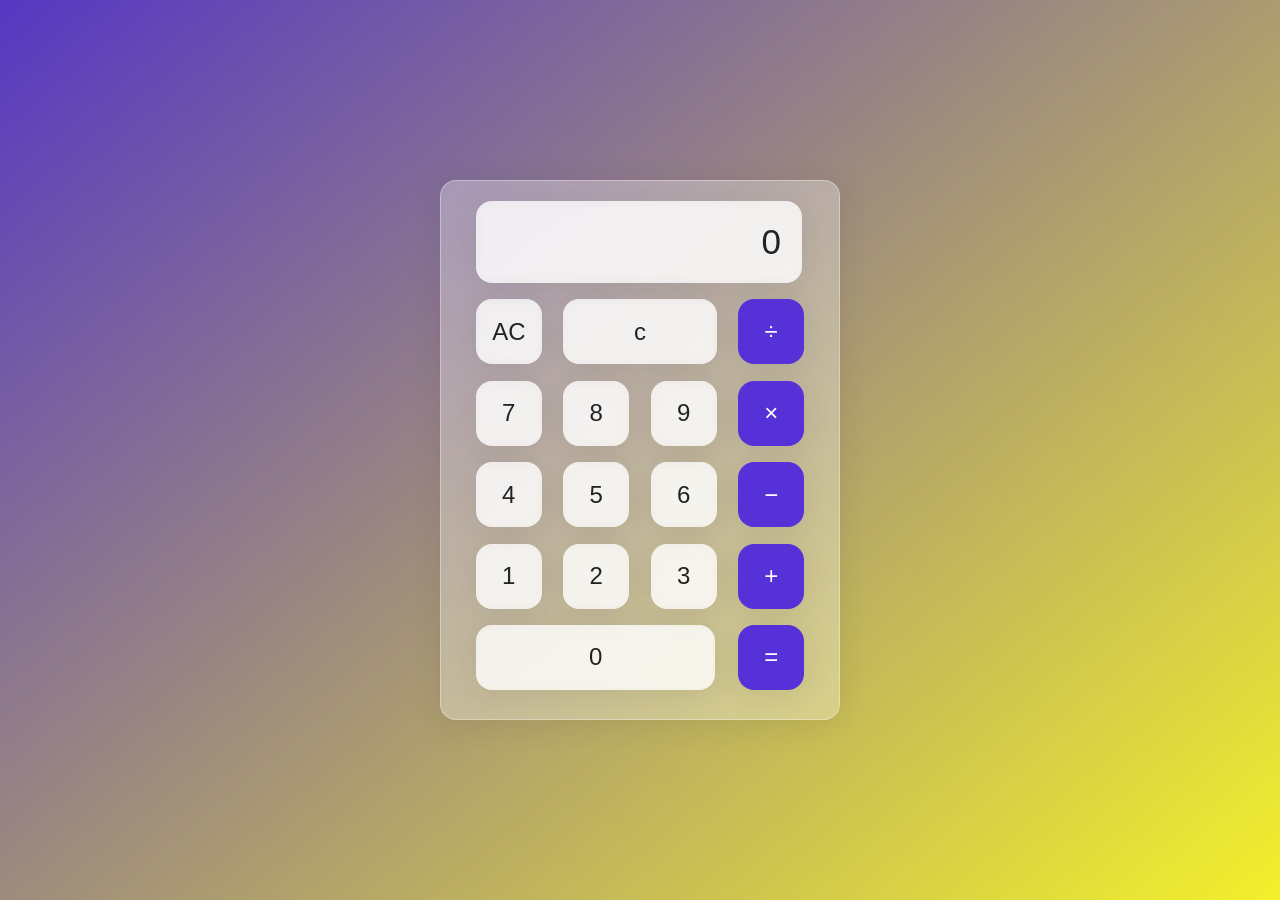
<file: Pagina/index.html>
<!DOCTYPE html>
<html lang="en">
<head>
    <meta charset="UTF-8">
    <meta name="viewport" content="width=device-width, initial-scale=1.0">
    <link rel="stylesheet" href="style.css">
    <title>Calculadora</title>
</head>
<body>
    <div class="wrapper">
        <section class="screen">
            0
        </section>

        <section class="calc-buttons">
            <div class="calc-button-row">
                <button class="calc-button">
                    AC
                </button>
                <button class="calc-button double">
                    c
                </button>
                <button class="calc-button">
                    &divide;
                </button>
            </div>

            <div class="calc-button-row">
                <button class="calc-button">
                    7
                </button>
                <button class="calc-button">
                    8
                </button>
                <button class="calc-button">
                    9
                </button>
                <button class="calc-button">
                    &times;
                </button>
            </div>

            <div class="calc-button-row">
                <button class="calc-button">
                    4
                </button>
                <button class="calc-button">
                    5
                </button>
                <button class="calc-button">
                    6
                </button>
                <button class="calc-button">
                    &minus;
                </button>
            </div>

            <div class="calc-button-row">
                <button class="calc-button">
                    1
                </button>
                <button class="calc-button">
                    2
                </button>
                <button class="calc-button">
                    3
                </button>
                <button class="calc-button">
                    &plus;
                </button>
            </div>

            <div class="calc-button-row">
                <button class="calc-button triple">
                    0
                </button>
                <button class="calc-button">
                    &equals;
                </button>
            </div>

        </section>
    </div>
    
    <script src="script.js"></script>
</body>
</html>
</file>
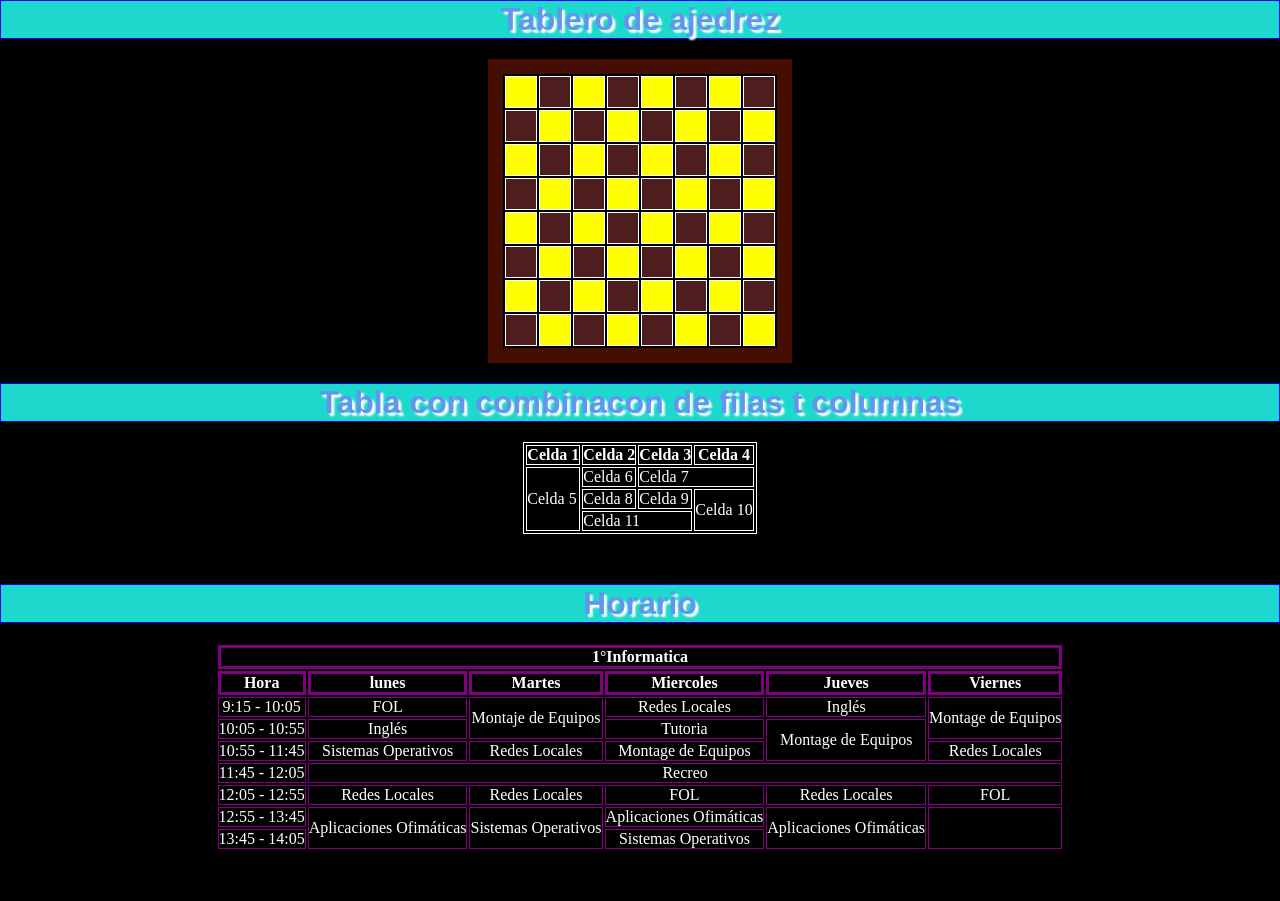
<file: Sec2/index.html>
<!DOCTYPE html>
<html lang="en">
<head>
    <meta charset="UTF-8">
    <meta name="viewport" content="width=device-width, initial-scale=1.0">
    <title>Class02</title>
    <link rel="stylesheet" href="styles.css">
</head>
<body>
    <h1>Tablero de ajedrez</h1>
    <table class="ajedrez">
        <tr>
            <td></td>
            <td></td>
            <td></td>
            <td></td>
            <td></td>
            <td></td>
            <td></td>
            <td></td>
        </tr>
        <tr>
            <td></td>
            <td></td>
            <td></td>
            <td></td>
            <td></td>
            <td></td>
            <td></td>
            <td></td>
        </tr>
        <tr>
            <td></td>
            <td></td>
            <td></td>
            <td></td>
            <td></td>
            <td></td>
            <td></td>
            <td></td>
        </tr>
        <tr>
            <td></td>
            <td></td>
            <td></td>
            <td></td>
            <td></td>
            <td></td>
            <td></td>
            <td></td>
        </tr>
        <tr>
            <td></td>
            <td></td>
            <td></td>
            <td></td>
            <td></td>
            <td></td>
            <td></td>
            <td></td>
        </tr>
        <tr>
            <td></td>
            <td></td>
            <td></td>
            <td></td>
            <td></td>
            <td></td>
            <td></td>
            <td></td>
        </tr>
        <tr>
            <td></td>
            <td></td>
            <td></td>
            <td></td>
            <td></td>
            <td></td>
            <td></td>
            <td></td>
        </tr>
        <tr>
            <td></td>
            <td></td>
            <td></td>
            <td></td>
            <td></td>
            <td></td>
            <td></td>
            <td></td>
        </tr>

    </table>
    
    <h1>Tabla con combinacon de filas t columnas</h1>
    <table class="tabla1">
        <tr>
            <th>Celda 1</th>
            <th>Celda 2</th>
            <th>Celda 3</th>
            <th>Celda 4</th>
        </tr>
        <tr>
            <td rowspan="3">Celda 5</td>
            <td>Celda 6</td>
            <td colspan="2">Celda 7</td>
        </tr>
        <tr>
            
            <td>Celda 8</td>
            <td>Celda 9</td>
            <td rowspan="2">Celda 10</td>
        </tr>
        <tr>
            
            <td colspan="2">Celda 11</td>
            
            
        </tr>
    </table>

    <h1>Horario</h1>
    <table class="horario">
        <tr>
            <th colspan="6">1°Informatica</th>
        </tr>
        <tr>
            <th>Hora</th>
            <th>lunes</th>
            <th>Martes</th>
            <th>Miercoles</th>
            <th>Jueves</th>
            <th>Viernes</th>
        </tr>
        <tr>
            <td>9:15 - 10:05</td>
            <td>FOL</td>
            <td rowspan="2">Montaje de Equipos</td>
            <td>Redes Locales</td>
            <td>Inglés</td>
            <td rowspan="2">Montage de Equipos</td>
        </tr>
        <tr>
            <td>10:05 - 10:55</td>
            <td>Inglés</td>
            <td>Tutoria</td>
            <td rowspan="2">Montage de Equipos</td>
        </tr>
        <tr>
            <td>10:55 - 11:45</td>
            <td>Sistemas Operativos</td>
            <td>Redes Locales</td>
            <td>Montage de Equipos</td>
            <td>Redes Locales</td>
        </tr>
        <tr>
            <td>11:45 - 12:05</td>
            <td colspan="5">Recreo</td>
        </tr>
        <tr>
            <td>12:05 - 12:55</td>
            <td>Redes Locales</td>
            <td>Redes Locales</td>
            <td>FOL</td>
            <td>Redes Locales</td>
            <td>FOL</td>
        </tr>
        <tr>
            <td>12:55 - 13:45</td>
            <td rowspan="2">Aplicaciones Ofimáticas</td>
            <td rowspan="2">Sistemas Operativos</td>
            <td>Aplicaciones Ofimáticas</td>
            <td rowspan="2">Aplicaciones Ofimáticas</td>
            <td rowspan="2"></td>
        </tr>
        <tr>
            <td>13:45 - 14:05</td>
            <td>Sistemas Operativos</td>
        </tr>
    </table>

</body>
</html>
</file>
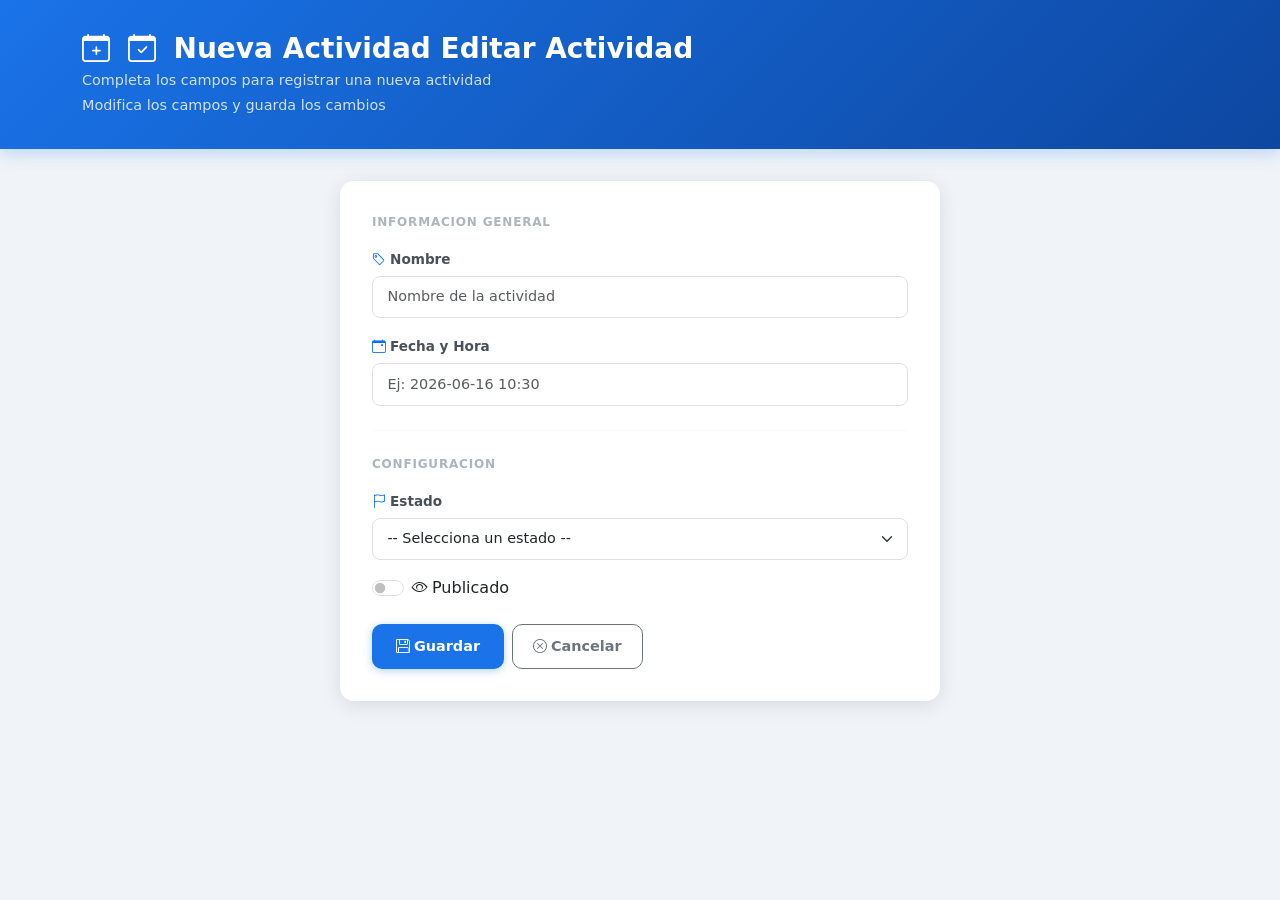
<file: ExamU2/target/classes/templates/activities/form.html>
<!DOCTYPE html>
<html xmlns:th="http://www.thymeleaf.org" lang="es">
<head>
    <meta charset="UTF-8">
    <meta name="viewport" content="width=device-width, initial-scale=1.0">
    <title>Actividad - Formulario</title>
    <link href="https://cdn.jsdelivr.net/npm/bootstrap@5.3.3/dist/css/bootstrap.min.css" rel="stylesheet">
    <link href="https://cdn.jsdelivr.net/npm/bootstrap-icons@1.11.3/font/bootstrap-icons.min.css" rel="stylesheet">
    <style>
        body { background: #f0f4f8; font-family: 'Segoe UI', system-ui, sans-serif; }
        .page-header {
            background: linear-gradient(135deg, #1a73e8 0%, #0d47a1 100%);
            color: white; padding: 2rem 0; margin-bottom: 2rem;
            box-shadow: 0 4px 16px rgba(26,115,232,.25);
        }
        .page-header h1 { font-size: 1.75rem; font-weight: 700; margin: 0; }
        .page-header p { opacity: .8; margin: .25rem 0 0; font-size: .9rem; }
        .form-card { border: none; border-radius: 14px; box-shadow: 0 4px 20px rgba(0,0,0,.1); max-width: 600px; margin: 0 auto; }
        .form-card .card-body { padding: 2rem; }
        .form-label { font-weight: 600; font-size: .85rem; color: #495057; margin-bottom: .4rem; }
        .form-control, .form-select {
            border-radius: 8px; border: 1.5px solid #dee2e6;
            padding: .6rem .9rem; font-size: .9rem;
            transition: border-color .2s, box-shadow .2s;
        }
        .form-control:focus, .form-select:focus { border-color: #1a73e8; box-shadow: 0 0 0 3px rgba(26,115,232,.15); }
        .form-check-input:checked { background-color: #1a73e8; border-color: #1a73e8; }
        .btn-save {
            background: #1a73e8; border: none; border-radius: 10px;
            padding: .65rem 1.5rem; font-weight: 600; font-size: .9rem; color: white;
            transition: background .2s, transform .1s, box-shadow .2s;
            box-shadow: 0 2px 8px rgba(26,115,232,.3);
        }
        .btn-save:hover { background: #1557b0; transform: translateY(-1px); box-shadow: 0 4px 14px rgba(26,115,232,.4); color: white; }
        .btn-cancel { border-radius: 10px; padding: .65rem 1.25rem; font-weight: 600; font-size: .9rem; }
        .divider { border-color: #e9ecef; margin: 1.5rem 0; }
        .section-title { font-size: .75rem; text-transform: uppercase; letter-spacing: .8px; color: #adb5bd; font-weight: 700; margin-bottom: 1rem; }
    </style>
</head>
<body>
<div class="page-header">
    <div class="container">
        <h1>
            <i class="bi bi-calendar-plus me-2" th:if="${activity.id == null}"></i>
            <i class="bi bi-calendar-check me-2" th:unless="${activity.id == null}"></i>
            <span th:if="${activity.id == null}">Nueva Actividad</span>
            <span th:unless="${activity.id == null}">Editar Actividad</span>
        </h1>
        <p th:if="${activity.id == null}">Completa los campos para registrar una nueva actividad</p>
        <p th:unless="${activity.id == null}">Modifica los campos y guarda los cambios</p>
    </div>
</div>
<div class="container mb-5">
    <div class="card form-card">
        <div class="card-body">
            <form th:action="@{/activities/guardar}" th:object="${activity}" method="post">
                <input type="hidden" th:field="*{id}">
                <p class="section-title">Informacion General</p>
                <div class="mb-3">
                    <label class="form-label"><i class="bi bi-tag me-1 text-primary"></i>Nombre</label>
                    <input type="text" th:field="*{name}" class="form-control" placeholder="Nombre de la actividad" required>
                </div>
                <div class="mb-3">
                    <label class="form-label"><i class="bi bi-calendar-event me-1 text-primary"></i>Fecha y Hora</label>
                    <input type="text" th:field="*{datetime}" class="form-control" placeholder="Ej: 2026-06-16 10:30">
                </div>
                <hr class="divider">
                <p class="section-title">Configuracion</p>
                <div class="mb-3">
                    <label class="form-label"><i class="bi bi-flag me-1 text-primary"></i>Estado</label>
                    <select th:field="*{status}" class="form-select">
                        <option value="">-- Selecciona un estado --</option>
                        <option th:each="s : ${statuses}" th:value="${s}" th:text="${s}"></option>
                    </select>
                </div>
                <div class="mb-4">
                    <div class="form-check form-switch">
                        <input type="checkbox" th:field="*{published}" class="form-check-input" role="switch" id="publishedCheck">
                        <label class="form-check-label" for="publishedCheck"><i class="bi bi-eye me-1"></i>Publicado</label>
                    </div>
                </div>
                <div class="d-flex gap-2">
                    <button type="submit" class="btn btn-save"><i class="bi bi-floppy me-1"></i>Guardar</button>
                    <a th:href="@{/activities/listar}" class="btn btn-outline-secondary btn-cancel"><i class="bi bi-x-circle me-1"></i>Cancelar</a>
                </div>
            </form>
        </div>
    </div>
</div>
<script src="https://cdn.jsdelivr.net/npm/bootstrap@5.3.3/dist/js/bootstrap.bundle.min.js"></script>
</body>
</html>
</file>
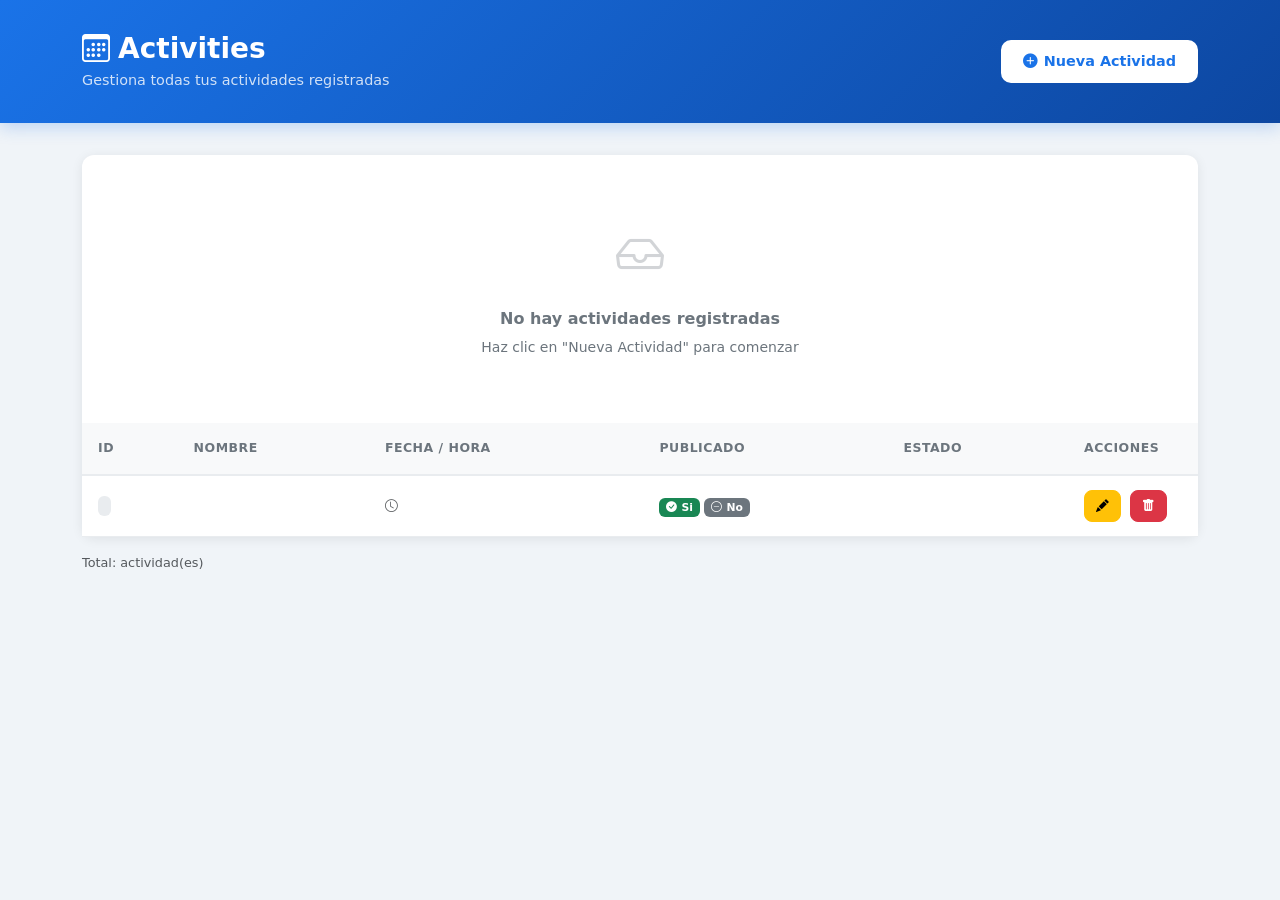
<file: ExamU2/target/classes/templates/activities/listar.html>
<!DOCTYPE html>
<html xmlns:th="http://www.thymeleaf.org" lang="es">
<head>
    <meta charset="UTF-8">
    <meta name="viewport" content="width=device-width, initial-scale=1.0">
    <title>Activities - Lista</title>
    <link href="https://cdn.jsdelivr.net/npm/bootstrap@5.3.3/dist/css/bootstrap.min.css" rel="stylesheet">
    <link href="https://cdn.jsdelivr.net/npm/bootstrap-icons@1.11.3/font/bootstrap-icons.min.css" rel="stylesheet">
    <style>
        body { background: #f0f4f8; font-family: 'Segoe UI', system-ui, sans-serif; }
        .page-header {
            background: linear-gradient(135deg, #1a73e8 0%, #0d47a1 100%);
            color: white; padding: 2rem 0; margin-bottom: 2rem;
            box-shadow: 0 4px 16px rgba(26,115,232,.25);
        }
        .page-header h1 { font-size: 1.75rem; font-weight: 700; margin: 0; }
        .page-header p { opacity: .8; margin: .25rem 0 0; font-size: .9rem; }
        .card { border: none; border-radius: 12px; box-shadow: 0 2px 12px rgba(0,0,0,.08); }
        .table { margin: 0; }
        .table thead th {
            background: #f8f9fa; border-bottom: 2px solid #e9ecef;
            font-weight: 600; font-size: .78rem; text-transform: uppercase;
            letter-spacing: .5px; color: #6c757d; padding: 1rem;
        }
        .table tbody td { padding: .875rem 1rem; vertical-align: middle; border-color: #e9ecef; font-size: .9rem; }
        .table tbody tr { transition: background .15s; }
        .table tbody tr:hover { background: #f0f6ff; }
        .badge-status { padding: .35em .7em; border-radius: 6px; font-size: .75rem; font-weight: 600; }
        .status-PENDING     { background: #fff3cd; color: #856404; }
        .status-IN_PROGRESS { background: #cfe2ff; color: #084298; }
        .status-COMPLETED   { background: #d1e7dd; color: #0a3622; }
        .btn-new {
            background: white; color: #1a73e8; border: 2px solid white;
            border-radius: 10px; padding: .55rem 1.25rem; font-weight: 600;
            font-size: .9rem; text-decoration: none; display: inline-flex;
            align-items: center; gap: .4rem; transition: all .2s;
        }
        .btn-new:hover { background: rgba(255,255,255,.15); color: white; }
        .id-badge { background: #e9ecef; border-radius: 6px; padding: .2em .5em; font-weight: 600; font-size: .8rem; color: #6c757d; }
        .btn-action { border-radius: 8px; padding: .35rem .7rem; font-size: .8rem; }
        .empty-state { text-align: center; padding: 4rem 1rem; color: #6c757d; }
        .empty-state i { font-size: 3rem; opacity: .3; display: block; margin-bottom: 1rem; }
    </style>
</head>
<body>
<div class="page-header">
    <div class="container">
        <div class="d-flex align-items-center justify-content-between flex-wrap gap-3">
            <div>
                <h1><i class="bi bi-calendar3 me-2"></i>Activities</h1>
                <p>Gestiona todas tus actividades registradas</p>
            </div>
            <a th:href="@{/activities/nuevo}" class="btn-new">
                <i class="bi bi-plus-circle-fill"></i> Nueva Actividad
            </a>
        </div>
    </div>
</div>
<div class="container mb-5">
    <div class="card">
        <div class="card-body p-0">
            <div th:if="${#lists.isEmpty(activities)}" class="empty-state">
                <i class="bi bi-inbox"></i>
                <p class="mb-1 fw-semibold">No hay actividades registradas</p>
                <small>Haz clic en "Nueva Actividad" para comenzar</small>
            </div>
            <div th:unless="${#lists.isEmpty(activities)}">
                <table class="table table-hover">
                    <thead>
                    <tr>
                        <th>ID</th><th>Nombre</th><th>Fecha / Hora</th>
                        <th>Publicado</th><th>Estado</th>
                        <th style="width:130px">Acciones</th>
                    </tr>
                    </thead>
                    <tbody>
                    <tr th:each="a : ${activities}">
                        <td><span class="id-badge" th:text="${a.id}"></span></td>
                        <td class="fw-semibold" th:text="${a.name}"></td>
                        <td><i class="bi bi-clock text-muted me-1" style="font-size:.8rem"></i><span th:text="${a.datetime}" style="font-size:.875rem"></span></td>
                        <td>
                            <span th:if="${a.published}" class="badge bg-success"><i class="bi bi-check-circle-fill me-1"></i>Si</span>
                            <span th:unless="${a.published}" class="badge bg-secondary"><i class="bi bi-dash-circle me-1"></i>No</span>
                        </td>
                        <td><span class="badge-status" th:classappend="'status-' + ${a.status}" th:text="${a.status}"></span></td>
                        <td>
                            <a th:href="@{/activities/editar/{id}(id=${a.id})}" class="btn btn-warning btn-action me-1" title="Editar"><i class="bi bi-pencil-fill"></i></a>
                            <a th:href="@{/activities/eliminar/{id}(id=${a.id})}" class="btn btn-danger btn-action" title="Eliminar" onclick="return confirm('Desea eliminar esta actividad?')"><i class="bi bi-trash-fill"></i></a>
                        </td>
                    </tr>
                    </tbody>
                </table>
            </div>
        </div>
    </div>
    <div class="mt-3 text-muted" style="font-size:.8rem" th:unless="${#lists.isEmpty(activities)}">
        Total: <strong th:text="${#lists.size(activities)}"></strong> actividad(es)
    </div>
</div>
<script src="https://cdn.jsdelivr.net/npm/bootstrap@5.3.3/dist/js/bootstrap.bundle.min.js"></script>
</body>
</html>
</file>
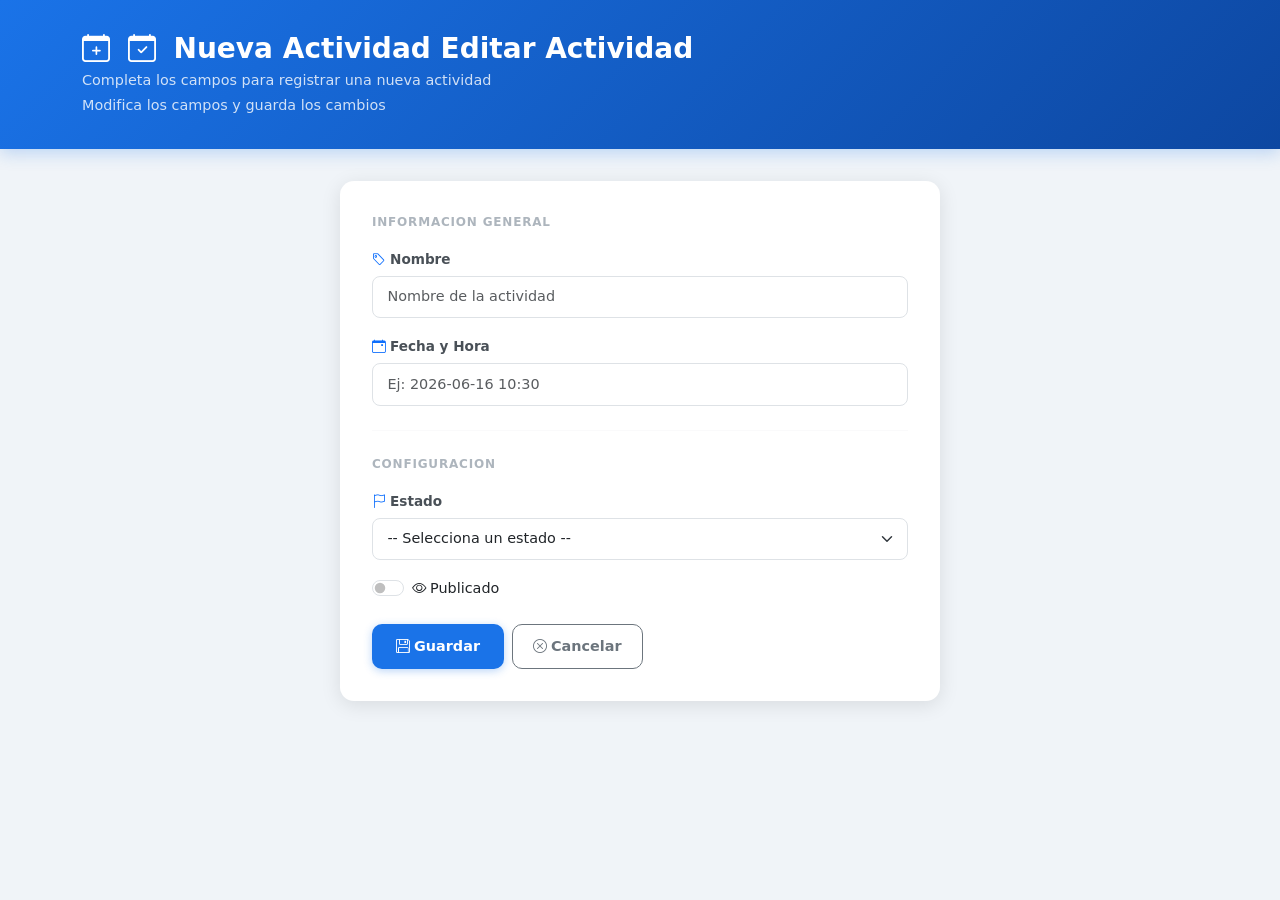
<file: ExamU2/src/main/resources/templates/activities/form.html>
<!DOCTYPE html>
<html xmlns:th="http://www.thymeleaf.org" lang="es">
<head>
    <meta charset="UTF-8">
    <meta name="viewport" content="width=device-width, initial-scale=1.0">
    <title>Actividad - Formulario</title>
    <link href="https://cdn.jsdelivr.net/npm/bootstrap@5.3.3/dist/css/bootstrap.min.css" rel="stylesheet">
    <link href="https://cdn.jsdelivr.net/npm/bootstrap-icons@1.11.3/font/bootstrap-icons.min.css" rel="stylesheet">
    <style>
        body {
            background: #f0f4f8;
            font-family: 'Segoe UI', system-ui, -apple-system, sans-serif;
        }
        .page-header {
            background: linear-gradient(135deg, #1a73e8 0%, #0d47a1 100%);
            color: white;
            padding: 2rem 0;
            margin-bottom: 2rem;
            box-shadow: 0 4px 16px rgba(26,115,232,.25);
        }
        .page-header h1 { font-size: 1.75rem; font-weight: 700; margin: 0; }
        .page-header p { opacity: .8; margin: .25rem 0 0; font-size: .9rem; }
        .form-card {
            border: none;
            border-radius: 14px;
            box-shadow: 0 4px 20px rgba(0,0,0,.1);
            max-width: 600px;
            margin: 0 auto;
        }
        .form-card .card-body { padding: 2rem; }
        .form-label {
            font-weight: 600;
            font-size: .85rem;
            color: #495057;
            margin-bottom: .4rem;
        }
        .form-control, .form-select {
            border-radius: 8px;
            border: 1.5px solid #dee2e6;
            padding: .6rem .9rem;
            font-size: .9rem;
            transition: border-color .2s, box-shadow .2s;
        }
        .form-control:focus, .form-select:focus {
            border-color: #1a73e8;
            box-shadow: 0 0 0 3px rgba(26,115,232,.15);
        }
        .form-check-input:checked { background-color: #1a73e8; border-color: #1a73e8; }
        .form-check-label { font-size: .9rem; font-weight: 500; }
        .btn-save {
            background: #1a73e8;
            border: none;
            border-radius: 10px;
            padding: .65rem 1.5rem;
            font-weight: 600;
            font-size: .9rem;
            color: white;
            transition: background .2s, transform .1s, box-shadow .2s;
            box-shadow: 0 2px 8px rgba(26,115,232,.3);
        }
        .btn-save:hover {
            background: #1557b0;
            transform: translateY(-1px);
            box-shadow: 0 4px 14px rgba(26,115,232,.4);
            color: white;
        }
        .btn-cancel {
            border-radius: 10px;
            padding: .65rem 1.25rem;
            font-weight: 600;
            font-size: .9rem;
        }
        .divider { border-color: #e9ecef; margin: 1.5rem 0; }
        .section-title {
            font-size: .75rem;
            text-transform: uppercase;
            letter-spacing: .8px;
            color: #adb5bd;
            font-weight: 700;
            margin-bottom: 1rem;
        }
    </style>
</head>
<body>

<div class="page-header">
    <div class="container">
        <h1>
            <i class="bi bi-calendar-plus me-2" th:if="${activity.id == null}"></i>
            <i class="bi bi-calendar-check me-2" th:unless="${activity.id == null}"></i>
            <span th:if="${activity.id == null}">Nueva Actividad</span>
            <span th:unless="${activity.id == null}">Editar Actividad</span>
        </h1>
        <p th:if="${activity.id == null}">Completa los campos para registrar una nueva actividad</p>
        <p th:unless="${activity.id == null}">Modifica los campos y guarda los cambios</p>
    </div>
</div>

<div class="container mb-5">
    <div class="card form-card">
        <div class="card-body">

            <form th:action="@{/activities/guardar}"
                  th:object="${activity}"
                  method="post">

                <input type="hidden" th:field="*{id}">

                <p class="section-title">Informacion General</p>

                <div class="mb-3">
                    <label class="form-label">
                        <i class="bi bi-tag me-1 text-primary"></i>Nombre
                    </label>
                    <input type="text"
                           th:field="*{name}"
                           class="form-control"
                           placeholder="Nombre de la actividad"
                           required>
                </div>

                <div class="mb-3">
                    <label class="form-label">
                        <i class="bi bi-calendar-event me-1 text-primary"></i>Fecha y Hora
                    </label>
                    <input type="text"
                           th:field="*{datetime}"
                           class="form-control"
                           placeholder="Ej: 2026-06-16 10:30">
                </div>

                <hr class="divider">

                <p class="section-title">Configuracion</p>

                <div class="mb-3">
                    <label class="form-label">
                        <i class="bi bi-flag me-1 text-primary"></i>Estado
                    </label>
                    <select th:field="*{status}" class="form-select">
                        <option value="">-- Selecciona un estado --</option>
                        <option th:each="s : ${statuses}"
                                th:value="${s}"
                                th:text="${s}">
                        </option>
                    </select>
                </div>

                <div class="mb-4">
                    <div class="form-check form-switch">
                        <input type="checkbox"
                               th:field="*{published}"
                               class="form-check-input"
                               role="switch"
                               id="publishedCheck">
                        <label class="form-check-label" for="publishedCheck">
                            <i class="bi bi-eye me-1"></i>Publicado
                        </label>
                    </div>
                </div>

                <div class="d-flex gap-2">
                    <button type="submit" class="btn btn-save">
                        <i class="bi bi-floppy me-1"></i>Guardar
                    </button>
                    <a th:href="@{/activities/listar}" class="btn btn-outline-secondary btn-cancel">
                        <i class="bi bi-x-circle me-1"></i>Cancelar
                    </a>
                </div>

            </form>

        </div>
    </div>
</div>

<script src="https://cdn.jsdelivr.net/npm/bootstrap@5.3.3/dist/js/bootstrap.bundle.min.js"></script>
</body>
</html>
</file>
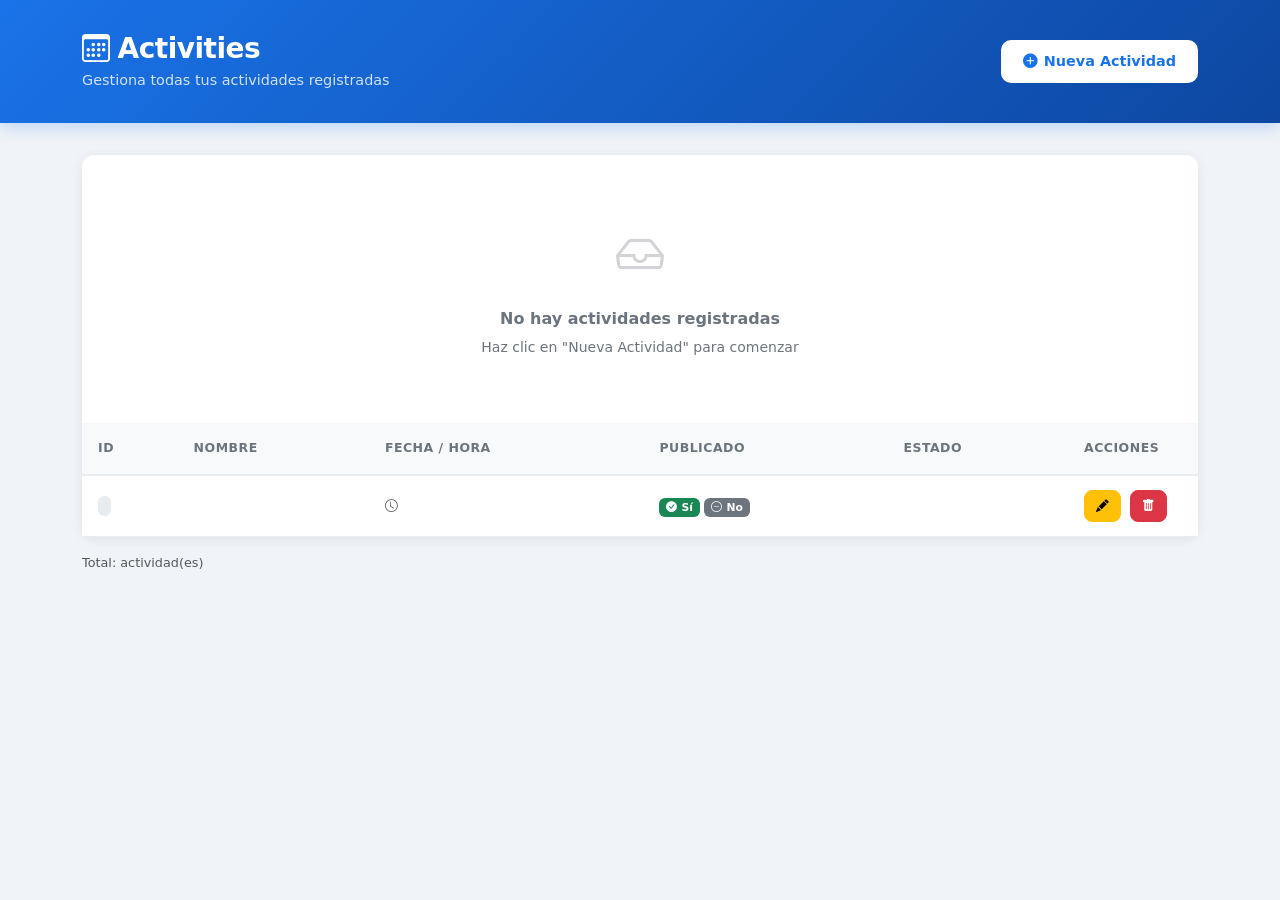
<file: ExamU2/src/main/resources/templates/activities/listar.html>
<!DOCTYPE html>
<html xmlns:th="http://www.thymeleaf.org" lang="es">
<head>
    <meta charset="UTF-8">
    <meta name="viewport" content="width=device-width, initial-scale=1.0">
    <title>Activities - Lista</title>
    <link href="https://cdn.jsdelivr.net/npm/bootstrap@5.3.3/dist/css/bootstrap.min.css" rel="stylesheet">
    <link href="https://cdn.jsdelivr.net/npm/bootstrap-icons@1.11.3/font/bootstrap-icons.min.css" rel="stylesheet">
    <style>
        :root {
            --primary: #1a73e8;
            --primary-dark: #1557b0;
        }
        body {
            background: #f0f4f8;
            font-family: 'Segoe UI', system-ui, -apple-system, sans-serif;
        }
        .page-header {
            background: linear-gradient(135deg, #1a73e8 0%, #0d47a1 100%);
            color: white;
            padding: 2rem 0;
            margin-bottom: 2rem;
            box-shadow: 0 4px 16px rgba(26,115,232,.25);
        }
        .page-header h1 {
            font-size: 1.75rem;
            font-weight: 700;
            margin: 0;
            letter-spacing: -.5px;
        }
        .page-header p { opacity: .8; margin: .25rem 0 0; font-size: .9rem; }
        .card { border: none; border-radius: 12px; box-shadow: 0 2px 12px rgba(0,0,0,.08); }
        .table { margin: 0; }
        .table thead th {
            background: #f8f9fa;
            border-bottom: 2px solid #e9ecef;
            font-weight: 600;
            font-size: .78rem;
            text-transform: uppercase;
            letter-spacing: .5px;
            color: #6c757d;
            padding: 1rem;
        }
        .table tbody td {
            padding: .875rem 1rem;
            vertical-align: middle;
            border-color: #e9ecef;
            font-size: .9rem;
        }
        .table tbody tr { transition: background .15s; }
        .table tbody tr:hover { background: #f0f6ff; }
        .badge-status {
            padding: .35em .7em;
            border-radius: 6px;
            font-size: .75rem;
            font-weight: 600;
        }
        .status-PENDING     { background: #fff3cd; color: #856404; }
        .status-IN_PROGRESS { background: #cfe2ff; color: #084298; }
        .status-COMPLETED   { background: #d1e7dd; color: #0a3622; }
        .btn-new {
            background: white;
            color: var(--primary);
            border: 2px solid white;
            border-radius: 10px;
            padding: .55rem 1.25rem;
            font-weight: 600;
            font-size: .9rem;
            text-decoration: none;
            display: inline-flex;
            align-items: center;
            gap: .4rem;
            transition: all .2s;
        }
        .btn-new:hover { background: rgba(255,255,255,.15); color: white; }
        .id-badge {
            background: #e9ecef;
            border-radius: 6px;
            padding: .2em .5em;
            font-weight: 600;
            font-size: .8rem;
            color: #6c757d;
        }
        .btn-action { border-radius: 8px; padding: .35rem .7rem; font-size: .8rem; }
        .empty-state { text-align: center; padding: 4rem 1rem; color: #6c757d; }
        .empty-state i { font-size: 3rem; opacity: .3; display: block; margin-bottom: 1rem; }
    </style>
</head>
<body>

<div class="page-header">
    <div class="container">
        <div class="d-flex align-items-center justify-content-between flex-wrap gap-3">
            <div>
                <h1><i class="bi bi-calendar3 me-2"></i>Activities</h1>
                <p>Gestiona todas tus actividades registradas</p>
            </div>
            <a th:href="@{/activities/nuevo}" class="btn-new">
                <i class="bi bi-plus-circle-fill"></i> Nueva Actividad
            </a>
        </div>
    </div>
</div>

<div class="container mb-5">
    <div class="card">
        <div class="card-body p-0">

            <div th:if="${#lists.isEmpty(activities)}" class="empty-state">
                <i class="bi bi-inbox"></i>
                <p class="mb-1 fw-semibold">No hay actividades registradas</p>
                <small>Haz clic en "Nueva Actividad" para comenzar</small>
            </div>

            <div th:unless="${#lists.isEmpty(activities)}">
                <table class="table table-hover">
                    <thead>
                    <tr>
                        <th>ID</th>
                        <th>Nombre</th>
                        <th>Fecha / Hora</th>
                        <th>Publicado</th>
                        <th>Estado</th>
                        <th style="width:130px">Acciones</th>
                    </tr>
                    </thead>
                    <tbody>
                    <tr th:each="a : ${activities}">
                        <td><span class="id-badge" th:text="${a.id}"></span></td>
                        <td class="fw-semibold" th:text="${a.name}"></td>
                        <td>
                            <i class="bi bi-clock text-muted me-1" style="font-size:.8rem"></i>
                            <span th:text="${a.datetime}" style="font-size:.875rem"></span>
                        </td>
                        <td>
                            <span th:if="${a.published}" class="badge bg-success">
                                <i class="bi bi-check-circle-fill me-1"></i>Sí
                            </span>
                            <span th:unless="${a.published}" class="badge bg-secondary">
                                <i class="bi bi-dash-circle me-1"></i>No
                            </span>
                        </td>
                        <td>
                            <span class="badge-status"
                                  th:classappend="'status-' + ${a.status}"
                                  th:text="${a.status}">
                            </span>
                        </td>
                        <td>
                            <a th:href="@{/activities/editar/{id}(id=${a.id})}"
                               class="btn btn-warning btn-action me-1"
                               title="Editar">
                                <i class="bi bi-pencil-fill"></i>
                            </a>
                            <a th:href="@{/activities/eliminar/{id}(id=${a.id})}"
                               class="btn btn-danger btn-action"
                               title="Eliminar"
                               onclick="return confirm('¿Desea eliminar esta actividad?')">
                                <i class="bi bi-trash-fill"></i>
                            </a>
                        </td>
                    </tr>
                    </tbody>
                </table>
            </div>

        </div>
    </div>

    <div class="mt-3 text-muted" style="font-size:.8rem" th:unless="${#lists.isEmpty(activities)}">
        Total: <strong th:text="${#lists.size(activities)}"></strong> actividad(es)
    </div>
</div>

<script src="https://cdn.jsdelivr.net/npm/bootstrap@5.3.3/dist/js/bootstrap.bundle.min.js"></script>
</body>
</html>
</file>
<file: Pagina/style.css>
html{
    box-sizing: border-box;
    height: 100%;
}

*,
*::before,
*::after{
    box-sizing: inherit;
    margin: 0;
    padding: 0;
}

body{
    align-items: center;
    background: linear-gradient(320deg, #f3f02b, #5637c3);
    display: flex;
    font-family: 'Dosis',sans-serif;
    font-display: swap;
    height: inherit;
    justify-content: center;
}

.wrapper{
    backdrop-filter: blur(5.5px);
    -webkit-backdrop-filter: blur(5.5px);
    border-radius: 16px;
    box-shadow: 0 4px 30px rgba(35,35,35,0.1);
    color: #232323;
    backdrop-filter: blur(4px);
    -webkit-backdrop-filter: blur(4px);
    background: rgba(255,255,255,0.30);
    border: 1px solid rgba(255,255,255,0.34);
    flex-basis: 400px;
    height: 540px;
    padding: 20px 35px;
}

.screen{
    backdrop-filter: blur(5.5px);
    -webkit-backdrop-filter: blur(5.5px);
    background: rgba(255,255,255,0.75);
    border: 1px solid rgba(255,255,255,0.01);
    border-radius: 16px;
    box-shadow: 0 4px 30px rgba(35,35,35,0.1);
    color: #232323;
    font-size: 35px;
    overflow: auto;
    padding: 20px;
    text-align: right;
    width: 326px;
}

.calc-button-row{
    display: flex;
    justify-content: space-between;
    margin: 5% 0;
}

.calc-button{
    backdrop-filter: blur(5.5px);
    -webkit-backdrop-filter: blur(5.5px);
    background: rgba(255,255,255,0.75);
    border: 1px solid rgba(255,255,255,0.01);
    border-radius: 16px;
    box-shadow: 0 4px 30px rgba(35,35,35,0.1);
    color: #232323;
    flex-basis: 20%;
    font-family: inherit;
    font-size: 24px;
    height: 65px;
}

.calc-button:last-child{
    backdrop-filter: blur(5.5px);
    -webkit-backdrop-filter: blur(5.5px);
    background: rgba(255,255,255,0.75);
    border: 1px solid rgba(255,255,255,0.01);
    border-radius: 16px;
    box-shadow: 0 4px 30px rgba(35,35,35,0.1);
    color: #ffffff;
    background: #5531d7;
}

.calc-button:last-child:hover{
    background-color: inherit;
    color: inherit;
}

.calc-button:hover{
    background-color: inherit;
}

.calc-button:active{
    background-color: #f3c12b;
}

.double{
    flex-basis: 47%;
}

.triple{
    flex-basis: 73%;
}
</file>
<file: Sec2/styles.css>
*{
    margin: 0;
    padding: 0;
    font-family: Impact, Haettenschweiler, 'Arial Narrow Bold', sans-serif;
}
body{
    background-color: black;
}
h1{
    border: 1px blue solid;
    color: cornflowerblue;
    background-color: #1dd8cc;
    text-align: center;
    text-shadow: 3px 3px 2px white;
    margin-bottom: 20px;
}
.ajedrez{
    border: 15px #440E03 solid;
    margin: 0 auto;
    margin-bottom: 20px;
}
.ajedrez td{
    border: 1px white solid;
    width: 30px;
    height: 30px;
    background-color: rgb(78, 30, 30);
    text-align: center;
}
.ajedrez tr:nth-child(odd) td:nth-child(odd){
    background-color: yellow;
}
.ajedrez tr:nth-child(even) td:nth-child(even){
    background-color: yellow;
}

.tabla1,tr,td,th{
    margin: 0 auto;
    border: 1px white solid;
    color: white;
    font-family: 'Times New Roman', Times, serif;
    margin-bottom: 50px;
}

.horario{
    margin: 0 auto;
    margin-bottom: 50px;
    text-align: center;
}
.horario tr{
    border: 1px purple solid;
    color: white;
}
.horario td{
    border: 1px purple solid;
    color: white;
}
.horario th{
    border: purple solid;
}
</file>
